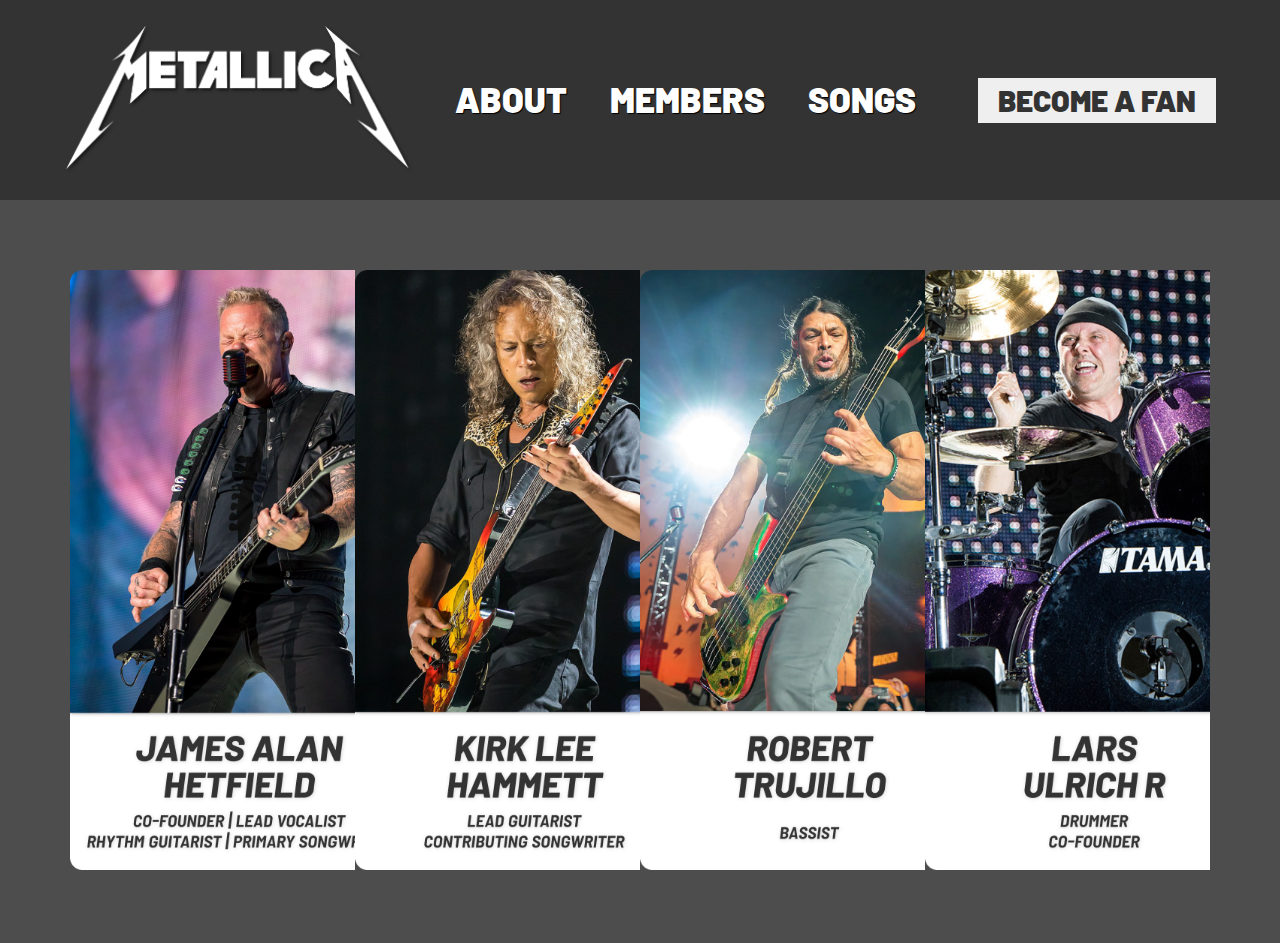
<file: members.html>
<!DOCTYPE html>
<html lang="en">
<head>
    <meta charset="UTF-8">
    <meta http-equiv="X-UA-Compatible" content="IE=edge">
    <meta name="viewport" content="width=device-width, initial-scale=1.0">
    <title>Metallica</title>
    <link rel="stylesheet" href="CSS/main.css">
</head>
<body>
    <header>
        <a href="index.html"><img class='logo' src='Media/nav_logo.png'></a>
        <nav>
            <ul class="nav_links ">
                <li><a href="index.html">About</a></li>
                <li><a href="members.html">Members</a></li>
                <li><a href="songs.html">Songs</a></li>
            </ul>
        </nav>
        <br>
        <button class="cta_button">
            <a class='cta' href="cta.html">Become a fan</a>
        </button>
    </header>
    <div class='flex_cont'>
        <div>
            <img class='mem_holders' src='Media/james-01.png'>
        </div>
        <div>
            <img class='mem_holders' src='Media/kirk-01.png'>
        </div>
        <div>
            <img class='mem_holders' src='Media/rob-01.png'>
        </div>
        <div>
            <img class='mem_holders' src='Media/lars-01.png'>
        </div>
    </div>    
</body>
</html>
</file>
<file: CSS/main.css>
@import url("https://fonts.googleapis.com/css2?family=Barlow:wght@500;900&display=swap");
* {
  margin: 0;
  padding: 0;
  font-family: Barlow;
  overflow: hidden;
}

body {
  background-color: #4D4D4D;
}

li, a:-webkit-any-link {
  text-decoration: none;
}

li, a:-moz-any-link {
  text-decoration: none;
}

li, a:any-link {
  text-decoration: none;
}

header {
  background-color: #333333;
  display: -webkit-box;
  display: -ms-flexbox;
  display: flex;
  -webkit-box-pack: justify;
      -ms-flex-pack: justify;
          justify-content: space-between;
  -webkit-box-align: center;
      -ms-flex-align: center;
          align-items: center;
  padding: 50px 5%;
  text-transform: uppercase;
  height: 100px;
}

.logo {
  cursor: pointer;
  height: 150px;
}

.nav_links {
  list-style: none;
}

.nav_links li {
  display: inline-block;
  padding: 0px 20px;
  font-size: 35px;
  font-weight: 900;
  text-shadow: 1px 1px 1px #000000;
}

.nav_links li a:-webkit-any-link {
  color: white;
}

.nav_links li a:-moz-any-link {
  color: white;
}

.nav_links li a:any-link {
  color: white;
}

.cta {
  font-size: 30px;
  font-weight: 900;
  color: #333333;
}

.hero_text {
  font-weight: 500;
  font-size: 25px;
  position: fixed;
  left: 0;
  bottom: 0;
  background: rgba(33, 33, 33, 0.5);
  text-shadow: 1px 1px 1px #000000;
  color: white;
  width: 100%;
  padding: 25px;
}

.cta_button {
  color: white;
  text-transform: uppercase;
  border: 0;
  line-height: 1.5;
  padding: 0 20px;
  font-size: 1rem;
  text-align: center;
  border-radius: 0px;
}

.flex_cont {
  padding: 70px;
  -webkit-box-pack: space-evenly;
      -ms-flex-pack: space-evenly;
          justify-content: space-evenly;
  -webkit-box-align: center;
      -ms-flex-align: center;
          align-items: center;
  display: -webkit-box;
  display: -ms-flexbox;
  display: flex;
}

.mem_holders {
  height: 600px;
}
/*# sourceMappingURL=main.css.map */
</file>
